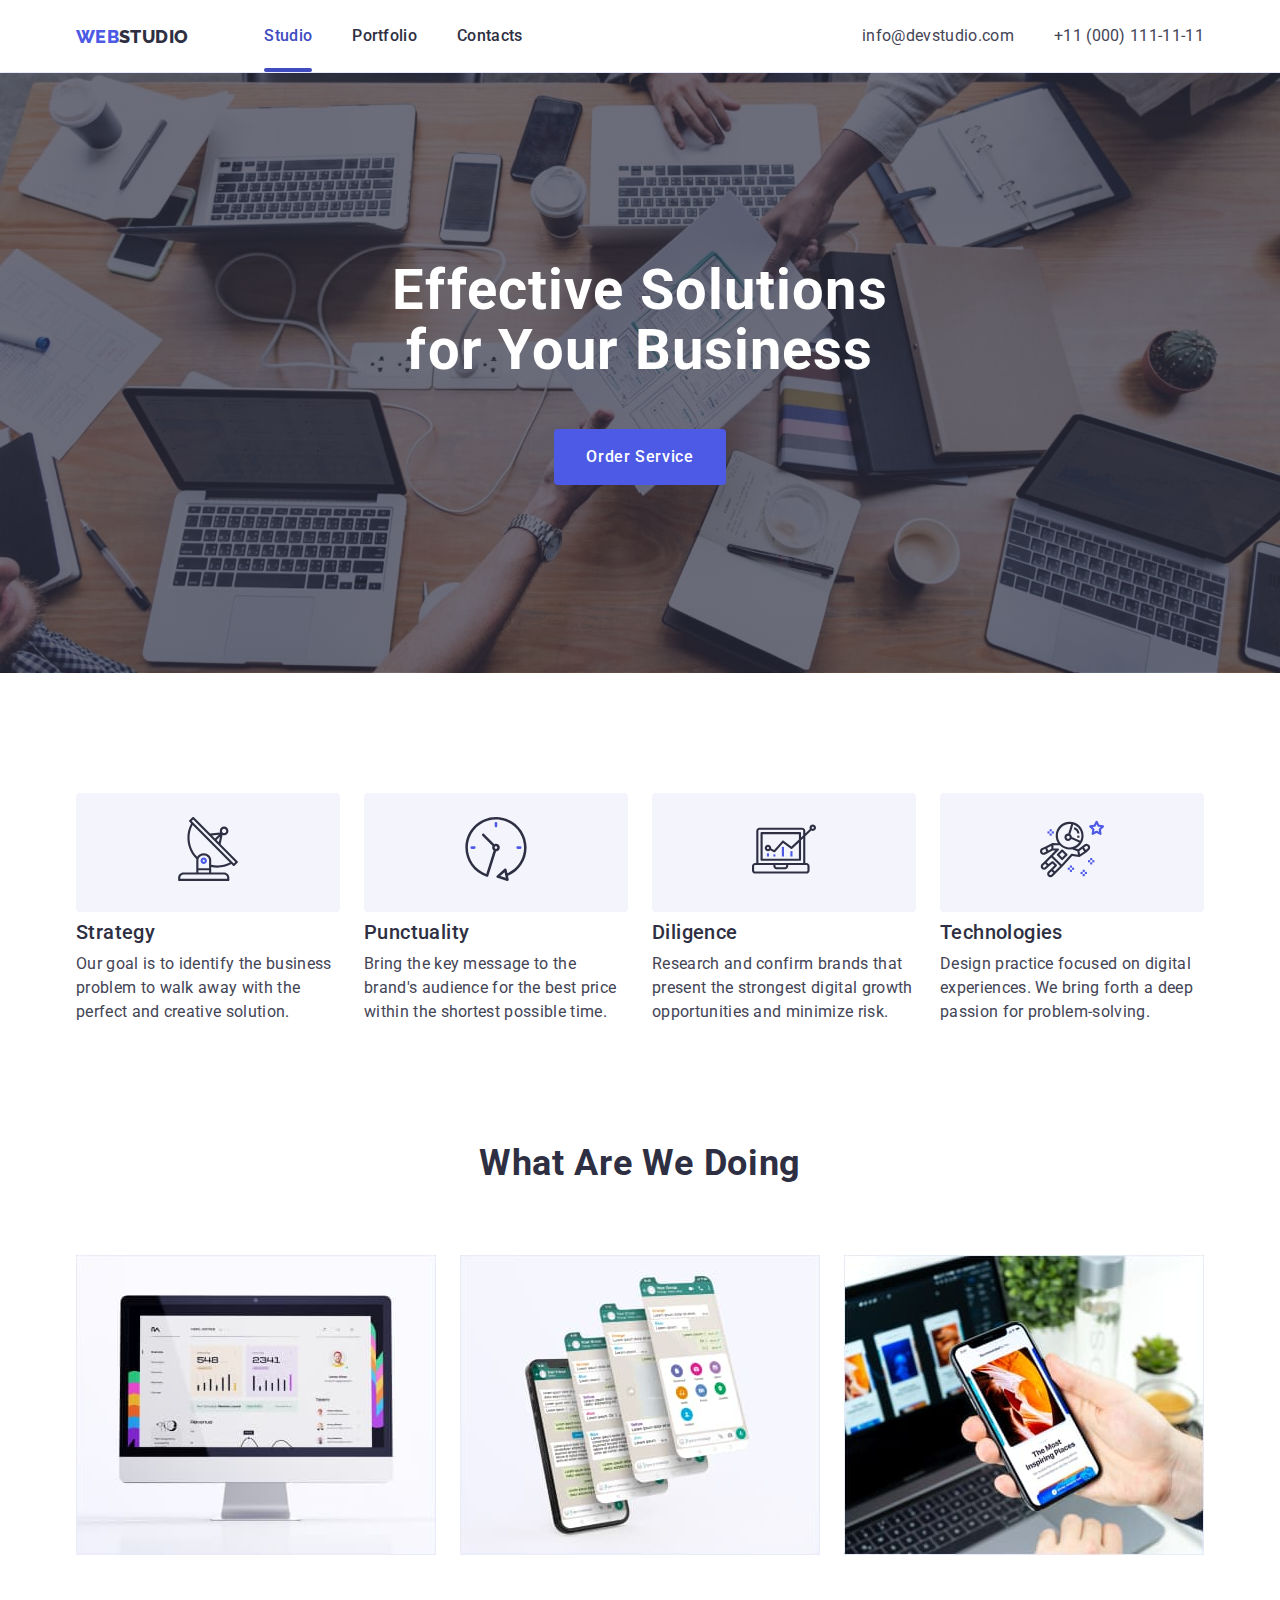
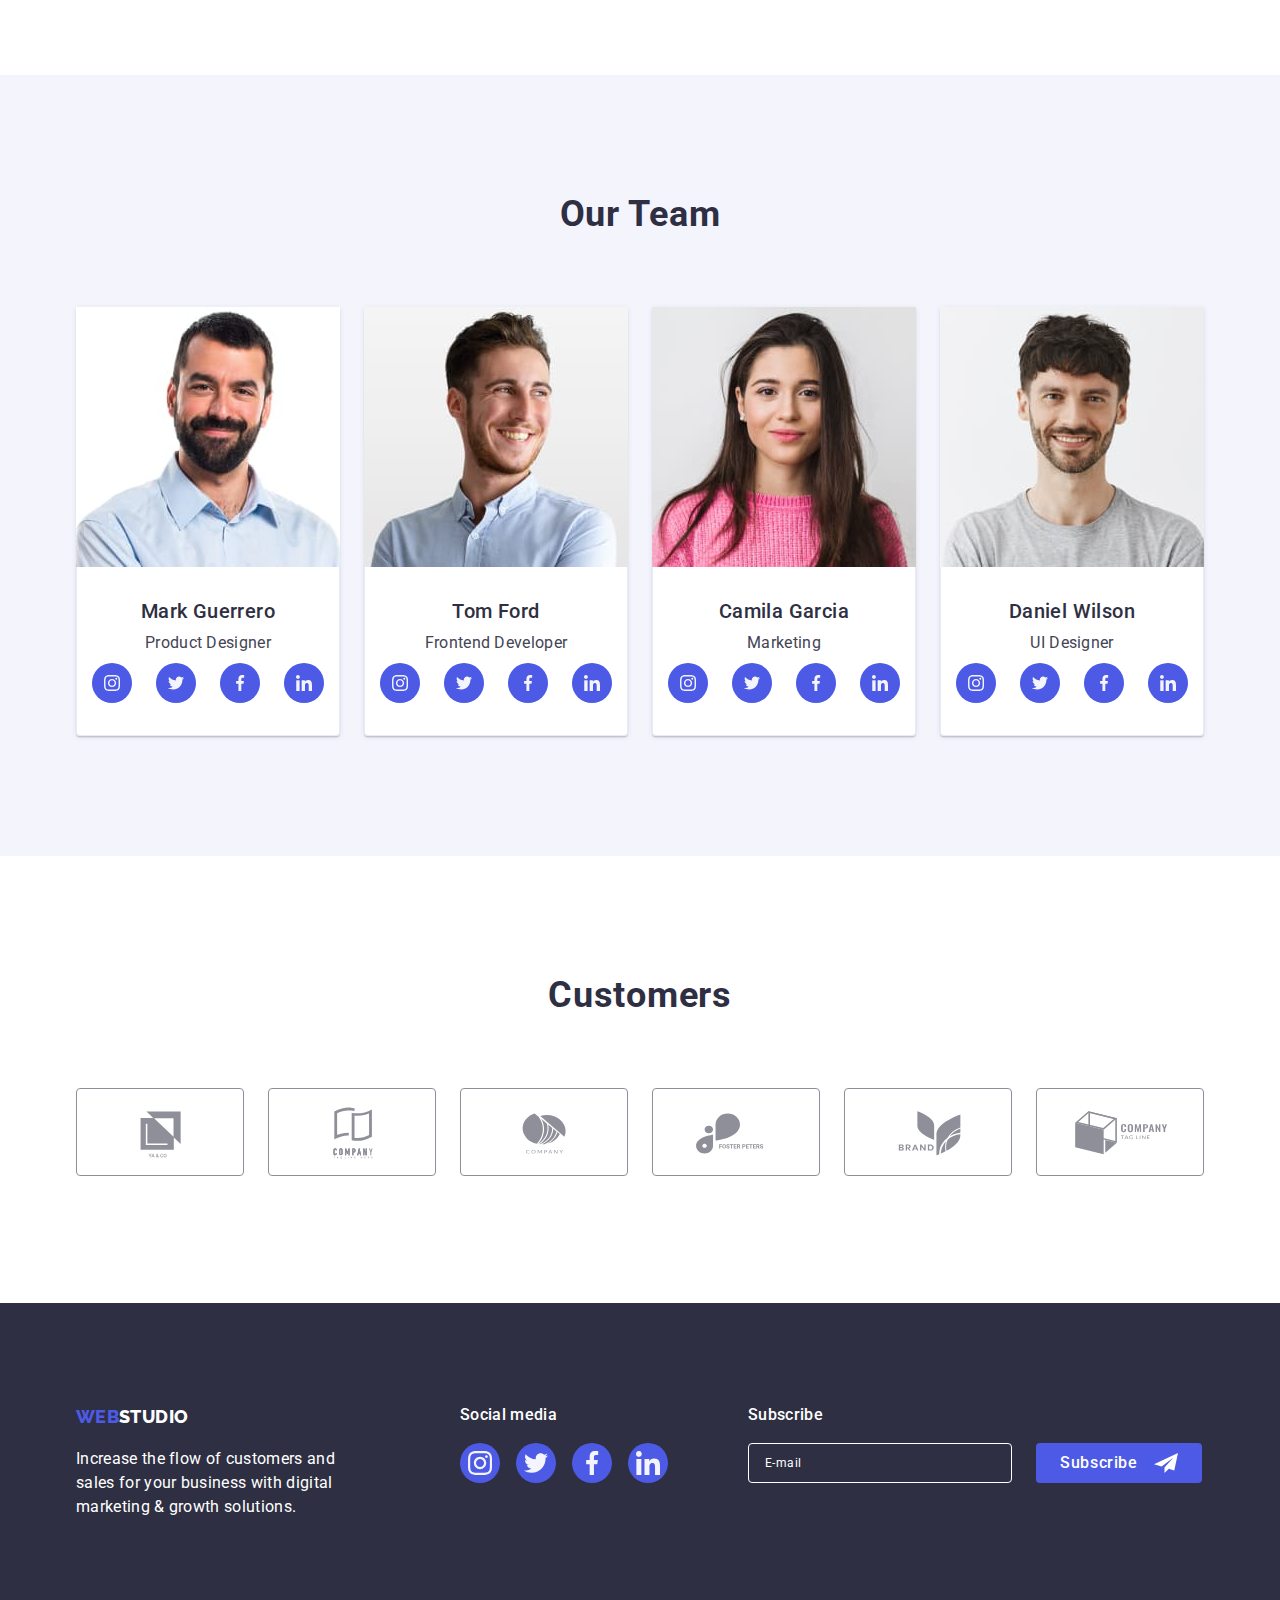
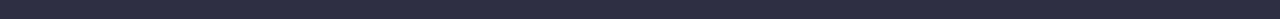
<file: index.html>
<!DOCTYPE html>
<html lang="en">
  <head>
    <meta charset="UTF-8" />
    <meta name="viewport" content="width=device-width, initial-scale=1.0" />
    <link
      rel="stylesheet"
      href="https://cdn.jsdelivr.net/npm/modern-normalize@2.0.0/modern-normalize.min.css"
    />
    <link rel="stylesheet" href="css/styles.css" />
    <link rel="preconnect" href="https://fonts.googleapis.com" />
    <link rel="preconnect" href="https://fonts.gstatic.com" crossorigin />
    <link
      href="https://fonts.googleapis.com/css2?family=Raleway:wght@800&family=Roboto:wght@400;500;700;900&display=swap"
      rel="stylesheet"
    />
    <title>Webstudio</title>
  </head>
  <body>
    <header class="page-header">
      <div class="container top-bar">
        <nav class="main-navigation">
          <a href="index.html" class="logo logo-top"
            ><span class="logo-web">WEB</span>STUDIO</a
          >
          <ul class="main-menu">
            <li class="main-menu-item isactive">
              <a href="index.html">Studio</a>
            </li>
            <li class="main-menu-item">
              <a href="portfolio.html">Portfolio</a>
            </li>
            <li class="main-menu-item"><a href="#">Contacts</a></li>
          </ul>
        </nav>
        <address class="top-bar-address">
          <ul class="contact-menu">
            <li><a href="mailto:info@devstudio.com">info@devstudio.com</a></li>
            <li><a href="tel:+110001111111">+11 (000) 111-11-11</a></li>
          </ul>
        </address>
      </div>
    </header>
    <main>
      <section class="hero">
        <div class="container">
          <h1 class="main-header">Effective Solutions for Your Business</h1>
          <button
            type="button"
            class="default-button active-button hero-button"
            data-modal-open
          >
            Order Service
          </button>
        </div>
      </section>
      <section class="section">
        <div class="container">
          <ul class="list">
            <li>
              <div class="icon-rectangle">
                <svg width="64" height="64" class="first-section-icon">
                  <use href="images/icons.svg#icon-antenna-1"></use>
                </svg>
              </div>
              <h3 class="card-header">Strategy</h3>
              <p>
                Our goal is to identify the business problem to walk away with
                the perfect and creative solution.
              </p>
            </li>
            <li>
              <div class="icon-rectangle">
                <svg width="64" height="64" class="first-section-icon">
                  <use href="images/icons.svg#icon-clock-1"></use>
                </svg>
              </div>
              <h3 class="card-header">Punctuality</h3>
              <p>
                Bring the key message to the brand's audience for the best price
                within the shortest possible time.
              </p>
            </li>
            <li>
              <div class="icon-rectangle">
                <svg width="64" height="64" class="first-section-icon">
                  <use href="images/icons.svg#icon-diagram-1"></use>
                </svg>
              </div>
              <h3 class="card-header">Diligence</h3>
              <p>
                Research and confirm brands that present the strongest digital
                growth opportunities and minimize risk.
              </p>
            </li>
            <li>
              <div class="icon-rectangle">
                <svg width="64" height="64" class="first-section-icon">
                  <use href="images/icons.svg#icon-astronaut-1"></use>
                </svg>
              </div>
              <h3 class="card-header">Technologies</h3>
              <p>
                Design practice focused on digital experiences. We bring forth a
                deep passion for problem-solving.
              </p>
            </li>
          </ul>
        </div>
      </section>
      <section class="section">
        <div class="container">
          <h2 class="section-header">What Are We Doing</h2>
          <ul class="list">
            <li>
              <img
                src="images/img-1.jpg"
                alt="computer displaying some software"
                width="360"
                height="300"
              />
            </li>
            <li>
              <img
                src="images/img-2.jpg"
                alt="smartphone with multiple app views"
                width="360"
                height="300"
              />
            </li>
            <li>
              <img
                src="images/img-3.jpg"
                alt="smartphone holded in hand with laptop in the background with the same app on screen"
                width="360"
                height="300"
              />
            </li>
          </ul>
        </div>
      </section>
      <section class="section team-section">
        <div class="container">
          <h2 class="section-header">Our Team</h2>
          <ul class="list">
            <li class="team-card">
              <img
                src="images/mark-guerrero.jpg"
                alt="man with beard wearing light blue shirt"
                width="264"
                height="260"
              />
              <div class="team-card-description">
                <h3 class="card-header">Mark Guerrero</h3>
                <p>Product Designer</p>
                <ul class="list">
                  <li>
                    <a href="#" class="social-link">
                      <svg width="16" height="16" class="social-icon">
                        <use href="images/icons.svg#icon-instagram"></use>
                      </svg>
                    </a>
                  </li>
                  <li>
                    <a href="#" class="social-link">
                      <svg width="16" height="16" class="social-icon">
                        <use href="images/icons.svg#icon-twitter"></use>
                      </svg>
                    </a>
                  </li>
                  <li>
                    <a href="#" class="social-link">
                      <svg width="16" height="16" class="social-icon">
                        <use href="images/icons.svg#icon-facebook"></use>
                      </svg>
                    </a>
                  </li>
                  <li>
                    <a href="#" class="social-link">
                      <svg width="16" height="16" class="social-icon">
                        <use href="images/icons.svg#icon-linkedin"></use>
                      </svg>
                    </a>
                  </li>
                </ul>
              </div>
            </li>
            <li class="team-card">
              <img
                src="images/tom-ford.jpg"
                alt="man wearing light blue shirt"
                width="264"
                height="260"
              />
              <div class="team-card-description">
                <h3 class="card-header">Tom Ford</h3>
                <p>Frontend Developer</p>
                <ul class="list">
                  <li>
                    <a href="#" class="social-link">
                      <svg width="16" height="16" class="social-icon">
                        <use href="images/icons.svg#icon-instagram"></use>
                      </svg>
                    </a>
                  </li>
                  <li>
                    <a href="#" class="social-link">
                      <svg width="16" height="16" class="social-icon">
                        <use href="images/icons.svg#icon-twitter"></use>
                      </svg>
                    </a>
                  </li>
                  <li>
                    <a href="#" class="social-link">
                      <svg width="16" height="16" class="social-icon">
                        <use href="images/icons.svg#icon-facebook"></use>
                      </svg>
                    </a>
                  </li>
                  <li>
                    <a href="#" class="social-link">
                      <svg width="16" height="16" class="social-icon">
                        <use href="images/icons.svg#icon-linkedin"></use>
                      </svg>
                    </a>
                  </li>
                </ul>
              </div>
            </li>
            <li class="team-card">
              <img
                src="images/camila-garcia.jpg"
                alt="woman with dark long hair wearing pink sweater"
                width="264"
                height="260"
              />
              <div class="team-card-description">
                <h3 class="card-header">Camila Garcia</h3>
                <p>Marketing</p>
                <ul class="list">
                  <li>
                    <a href="#" class="social-link">
                      <svg width="16" height="16" class="social-icon">
                        <use href="images/icons.svg#icon-instagram"></use>
                      </svg>
                    </a>
                  </li>
                  <li>
                    <a href="#" class="social-link">
                      <svg width="16" height="16" class="social-icon">
                        <use href="images/icons.svg#icon-twitter"></use>
                      </svg>
                    </a>
                  </li>
                  <li>
                    <a href="#" class="social-link">
                      <svg width="16" height="16" class="social-icon">
                        <use href="images/icons.svg#icon-facebook"></use>
                      </svg>
                    </a>
                  </li>
                  <li>
                    <a href="#" class="social-link">
                      <svg width="16" height="16" class="social-icon">
                        <use href="images/icons.svg#icon-linkedin"></use>
                      </svg>
                    </a>
                  </li>
                </ul>
              </div>
            </li>
            <li class="team-card">
              <img
                src="images/daniel-wilson.jpg"
                alt="man with beard wearing light grey t shirt"
                width="264"
                height="260"
              />
              <div class="team-card-description">
                <h3 class="card-header">Daniel Wilson</h3>
                <p>UI Designer</p>
                <ul class="list">
                  <li>
                    <a href="#" class="social-link">
                      <svg width="16" height="16" class="social-icon">
                        <use href="images/icons.svg#icon-instagram"></use>
                      </svg>
                    </a>
                  </li>
                  <li>
                    <a href="#" class="social-link">
                      <svg width="16" height="16" class="social-icon">
                        <use href="images/icons.svg#icon-twitter"></use>
                      </svg>
                    </a>
                  </li>
                  <li>
                    <a href="#" class="social-link">
                      <svg width="16" height="16" class="social-icon">
                        <use href="images/icons.svg#icon-facebook"></use>
                      </svg>
                    </a>
                  </li>
                  <li>
                    <a href="#" class="social-link">
                      <svg width="16" height="16" class="social-icon">
                        <use href="images/icons.svg#icon-linkedin"></use>
                      </svg>
                    </a>
                  </li>
                </ul>
              </div>
            </li>
          </ul>
        </div>
      </section>
      <section class="section">
        <div class="container">
          <h2 class="section-header">Customers</h2>
          <ul class="list">
            <li>
              <a href="#" class="client-link">
                <svg class="client-icon">
                  <use href="images/icons.svg#icon-client-1"></use>
                </svg>
              </a>
            </li>
            <li>
              <a href="#" class="client-link">
                <svg class="client-icon">
                  <use href="images/icons.svg#icon-client-2"></use>
                </svg>
              </a>
            </li>
            <li>
              <a href="#" class="client-link">
                <svg class="client-icon">
                  <use href="images/icons.svg#icon-client-3"></use>
                </svg>
              </a>
            </li>
            <li>
              <a href="#" class="client-link">
                <svg class="client-icon">
                  <use href="images/icons.svg#icon-client-4"></use>
                </svg>
              </a>
            </li>
            <li>
              <a href="#" class="client-link">
                <svg class="client-icon">
                  <use href="images/icons.svg#icon-client-5"></use>
                </svg>
              </a>
            </li>
            <li>
              <a href="#" class="client-link">
                <svg class="client-icon">
                  <use href="images/icons.svg#icon-client-6"></use>
                </svg>
              </a>
            </li>
          </ul>
        </div>
      </section>
    </main>
    <footer class="footer">
      <div class="container">
        <ul class="footer-items">
          <li>
            <a href="" class="logo logo-footer"
              ><span class="logo-web">WEB</span>STUDIO</a
            >
            <p>
              Increase the flow of customers and sales for your business with
              digital marketing & growth solutions.
            </p>
          </li>
          <li class="footer-socialmedia">
            <h3 class="footer-header">Social media</h3>
            <ul class="footer-socialmedia-list">
              <li>
                <a href="#" class="footer-social-link">
                  <svg width="24" height="24">
                    <use href="images/icons.svg#icon-instagram"></use>
                  </svg>
                </a>
              </li>
              <li>
                <a href="#" class="footer-social-link">
                  <svg width="24" height="24">
                    <use href="images/icons.svg#icon-twitter"></use>
                  </svg>
                </a>
              </li>
              <li>
                <a href="#" class="footer-social-link">
                  <svg width="24" height="24">
                    <use href="images/icons.svg#icon-facebook"></use>
                  </svg>
                </a>
              </li>
              <li>
                <a href="#" class="footer-social-link">
                  <svg width="24" height="24">
                    <use href="images/icons.svg#icon-linkedin"></use>
                  </svg>
                </a>
              </li>
            </ul>
          </li>
          <li class="footer-form">
            <form>
              <label form="footer-email" class="footer-header">Subscribe</label>
              <div class="footer-form-wrapper">
                <input
                  type="email"
                  id="footer-email"
                  name="footer-email"
                  placeholder="E-mail"
                  required
                />
                <button type="submit" class="default-button footer-button">
                  <span>Subscribe</span>
                  <svg width="24" height="24">
                    <use href="images/icons.svg#icon-plane"></use>
                  </svg>
                </button>
              </div>
            </form>
          </li>
        </ul>
      </div>
    </footer>
    <div class="backdrop is-hidden" data-modal>
      <div class="modal">
        <button type="button" class="button-close" data-modal-close>
          <svg class="icon-close" width="8" height="8">
            <use href="images/icons.svg#icon-close"></use>
          </svg>
        </button>
        <h2 class="modal-header">
          Leave your contacts and we will call you back
        </h2>
        <form>
          <div class="modal-form">
            <div class="modal-form-item">
              <label for="client-name" class="modal-form-label">Name</label>
              <div class="input-wrapper">
                <input
                  type="text"
                  id="client-name"
                  name="client-name"
                  required
                />
                <svg class="input-icon" width="18" height="18">
                  <use href="images/icons.svg#icon-person"></use>
                </svg>
              </div>
            </div>
            <div class="modal-form-item">
              <label for="client-phone" class="modal-form-label">Phone</label>
              <div class="input-wrapper">
                <input
                  type="text"
                  pattern="[0-9]+"
                  id="client-phone"
                  name="client-phone"
                  class="phone-number"
                  required
                />
                <svg class="input-icon" width="18" height="18">
                  <use href="images/icons.svg#icon-phone"></use>
                </svg>
              </div>
            </div>
            <div class="modal-form-item">
              <label for="client-email" class="modal-form-label">Email</label>
              <div class="input-wrapper">
                <input
                  type="email"
                  id="client-email"
                  name="client-email"
                  required
                />
                <svg class="input-icon" width="18" height="18">
                  <use href="images/icons.svg#icon-email"></use>
                </svg>
              </div>
            </div>
            <div class="modal-form-item">
              <label for="client-comment" class="modal-form-label"
                >Comment</label
              >
              <textarea
                class="modal-textarea"
                placeholder="Text input"
              ></textarea>
            </div>
          </div>
          <label for="consent" class="modal-form-label consent-label">
            <input
              type="checkbox"
              class="is-hidden consent-checkbox"
              id="consent"
              name="consent"
              value="1"
              required
            />
            <span class="fake-checkbox">
              <svg width="14" height="14">
                <use href="images/icons.svg#icon-checkbox"></use>
              </svg>
            </span>
            <span>
              I accept the terms and conditions of the
              <a href="#">Privacy Policy</a>
            </span>
          </label>
          <div class="modal-btn-container">
            <button
              type="submit"
              class="default-button active-button hero-button"
            >
              Send
            </button>
          </div>
        </form>
      </div>
    </div>
    <script src="./js/modal.js"></script>
  </body>
</html>
</file>
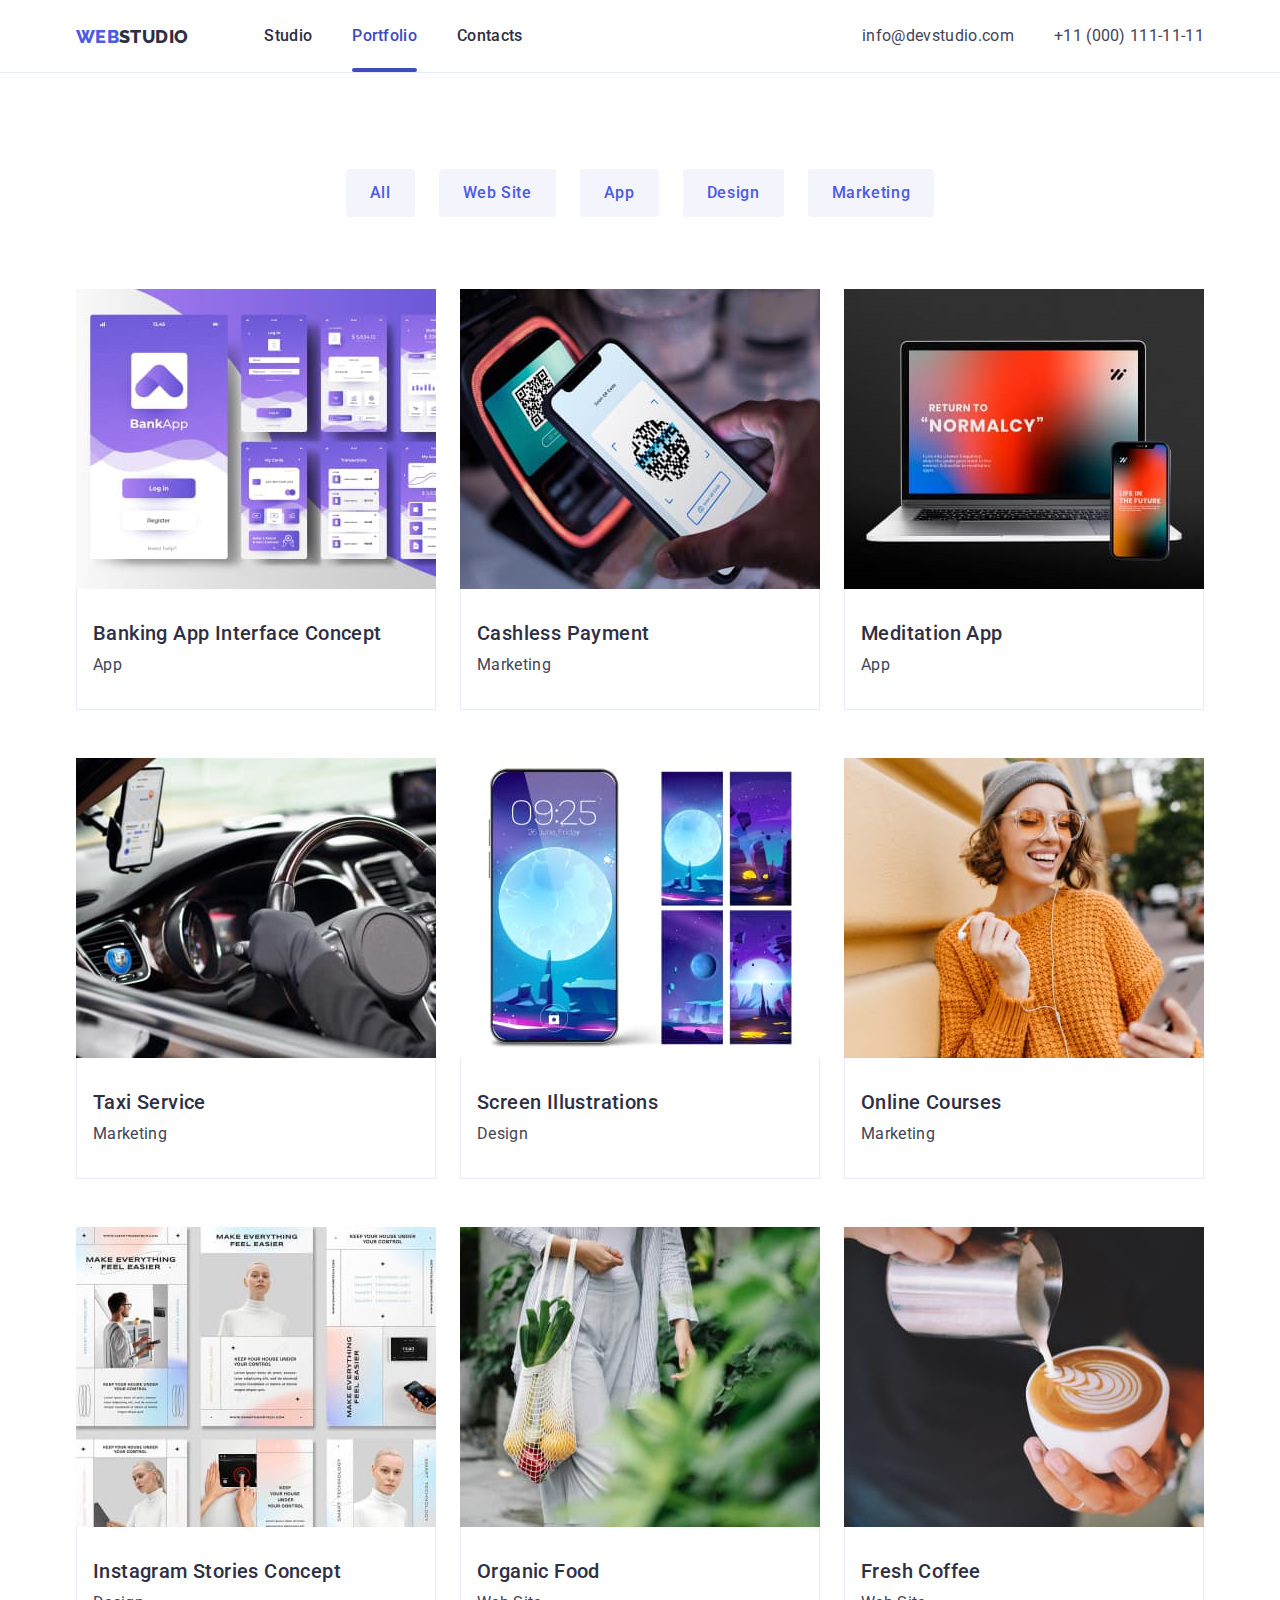
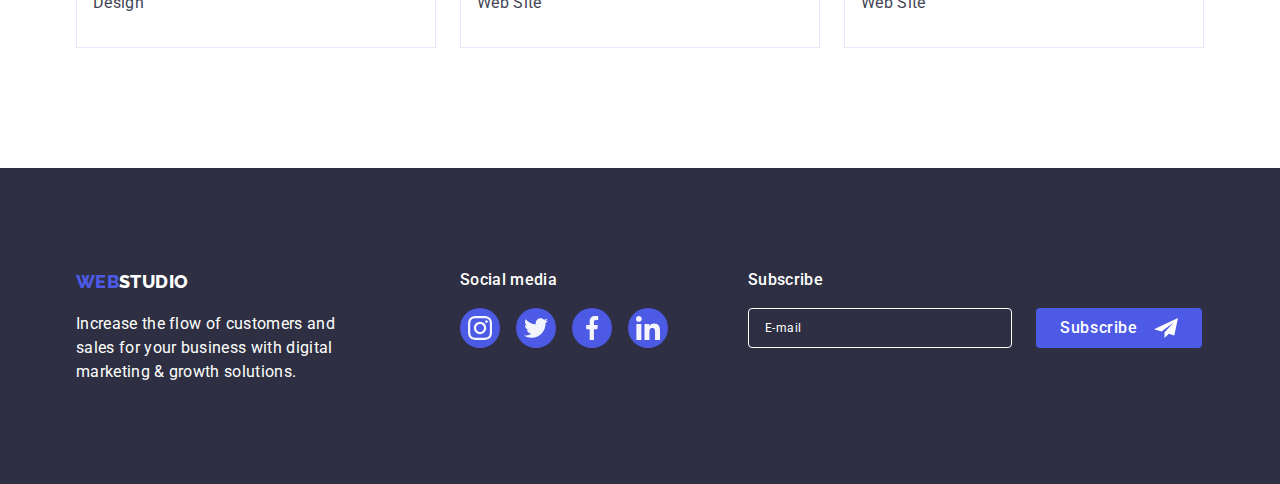
<file: portfolio.html>
<!DOCTYPE html>
<html lang="en">
  <head>
    <meta charset="UTF-8" />
    <meta name="viewport" content="width=device-width, initial-scale=1.0" />
    <link
      rel="stylesheet"
      href="https://cdn.jsdelivr.net/npm/modern-normalize@2.0.0/modern-normalize.min.css"
    />
    <link rel="stylesheet" href="css/styles.css" />
    <link rel="preconnect" href="https://fonts.googleapis.com" />
    <link rel="preconnect" href="https://fonts.gstatic.com" crossorigin />
    <link
      href="https://fonts.googleapis.com/css2?family=Raleway:wght@800&family=Roboto:wght@400;500;700;900&display=swap"
      rel="stylesheet"
    />
    <title>Webstudio</title>
  </head>
  <body>
    <header class="page-header">
      <div class="container top-bar">
        <nav class="main-navigation">
          <a href="index.html" class="logo logo-top"
            ><span class="logo-web">WEB</span>STUDIO</a
          >
          <ul class="main-menu">
            <li class="main-menu-item">
              <a href="index.html">Studio</a>
            </li>
            <li class="main-menu-item isactive">
              <a href="portfolio.html">Portfolio</a>
            </li>
            <li class="main-menu-item"><a href="#">Contacts</a></li>
          </ul>
        </nav>
        <address class="top-bar-address">
          <ul class="contact-menu">
            <li><a href="mailto:info@devstudio.com">info@devstudio.com</a></li>
            <li><a href="tel:+110001111111">+11 (000) 111-11-11</a></li>
          </ul>
        </address>
      </div>
    </header>
    <main>
      <section class="section portfolio-section">
        <div class="container">
          <h1 class="visually-hidden">Effective Solutions for Your Business</h1>
          <ul class="filter-menu">
            <li>
              <button type="button" class="default-button portfolio-button">
                All
              </button>
            </li>
            <li>
              <button type="button" class="default-button portfolio-button">
                Web Site
              </button>
            </li>
            <li>
              <button type="button" class="default-button portfolio-button">
                App
              </button>
            </li>
            <li>
              <button type="button" class="default-button portfolio-button">
                Design
              </button>
            </li>
            <li>
              <button type="button" class="default-button portfolio-button">
                Marketing
              </button>
            </li>
          </ul>
          <ul class="portfolio-card-set">
            <li class="portfolio-item">
              <div class="overlay-box">
                <img
                  src="images/project-img-01.jpg"
                  alt="The design of the app interface in shades of purple"
                  width="360"
                  height="300"
                />
                <div class="portfolio-overlay">
                  <p>
                    14 Stylish and User-Friendly App Design Concepts · Task
                    Manager App · Calorie Tracker App · Exotic Fruit Ecommerce
                    App · Cloud Storage App Cashless Payment Marketing
                  </p>
                </div>
              </div>
              <div class="portfolio-card-description">
                <h2 class="card-header">Banking App Interface Concept</h2>
                <p>App</p>
              </div>
            </li>
            <li class="portfolio-item">
              <div class="overlay-box">
                <img
                  src="images/project-img-02.jpg"
                  alt="QR code scanned with a smartphone"
                  width="360"
                  height="300"
                />
                <div class="portfolio-overlay">
                  <p>
                    14 Stylish and User-Friendly App Design Concepts · Task
                    Manager App · Calorie Tracker App · Exotic Fruit Ecommerce
                    App · Cloud Storage App Cashless Payment Marketing
                  </p>
                </div>
              </div>
              <div class="portfolio-card-description">
                <h2 class="card-header">Cashless Payment</h2>
                <p>Marketing</p>
              </div>
            </li>
            <li class="portfolio-item">
              <div class="overlay-box">
                <img
                  src="images/project-img-03.jpg"
                  alt="The same app displayed on laptop and smartphone"
                  width="360"
                  height="300"
                />
                <div class="portfolio-overlay">
                  <p>
                    14 Stylish and User-Friendly App Design Concepts · Task
                    Manager App · Calorie Tracker App · Exotic Fruit Ecommerce
                    App · Cloud Storage App Cashless Payment Marketing
                  </p>
                </div>
              </div>
              <div class="portfolio-card-description">
                <h2 class="card-header">Meditation App</h2>
                <p>App</p>
              </div>
            </li>
            <li class="portfolio-item">
              <div class="overlay-box">
                <img
                  src="images/project-img-04.jpg"
                  alt="Taxi app displayed on a smartphone mounted in the car"
                  width="360"
                  height="300"
                />
                <div class="portfolio-overlay">
                  <p>
                    14 Stylish and User-Friendly App Design Concepts · Task
                    Manager App · Calorie Tracker App · Exotic Fruit Ecommerce
                    App · Cloud Storage App Cashless Payment Marketing
                  </p>
                </div>
              </div>
              <div class="portfolio-card-description">
                <h2 class="card-header">Taxi Service</h2>
                <p>Marketing</p>
              </div>
            </li>
            <li class="portfolio-item">
              <div class="overlay-box">
                <img
                  src="images/project-img-05.jpg"
                  alt="Moon theme mobile app screen illustrations"
                  width="360"
                  height="300"
                />
                <div class="portfolio-overlay">
                  <p>
                    14 Stylish and User-Friendly App Design Concepts · Task
                    Manager App · Calorie Tracker App · Exotic Fruit Ecommerce
                    App · Cloud Storage App Cashless Payment Marketing
                  </p>
                </div>
              </div>
              <div class="portfolio-card-description">
                <h2 class="card-header">Screen Illustrations</h2>
                <p>Design</p>
              </div>
            </li>
            <li class="portfolio-item">
              <div class="overlay-box">
                <img
                  src="images/project-img-06.jpg"
                  alt="Smiling woman in glasses looks at the smartphone screen"
                  width="360"
                  height="300"
                />
                <div class="portfolio-overlay">
                  <p>
                    14 Stylish and User-Friendly App Design Concepts · Task
                    Manager App · Calorie Tracker App · Exotic Fruit Ecommerce
                    App · Cloud Storage App Cashless Payment Marketing
                  </p>
                </div>
              </div>
              <div class="portfolio-card-description">
                <h2 class="card-header">Online Courses</h2>
                <p>Marketing</p>
              </div>
            </li>
            <li class="portfolio-item">
              <div class="overlay-box">
                <img
                  src="images/project-img-07.jpg"
                  alt="Some intagram stories concepts"
                  width="360"
                  height="300"
                />
                <div class="portfolio-overlay">
                  <p>
                    14 Stylish and User-Friendly App Design Concepts · Task
                    Manager App · Calorie Tracker App · Exotic Fruit Ecommerce
                    App · Cloud Storage App Cashless Payment Marketing
                  </p>
                </div>
              </div>
              <div class="portfolio-card-description">
                <h2 class="card-header">Instagram Stories Concept</h2>
                <p>Design</p>
              </div>
            </li>
            <li class="portfolio-item">
              <div class="overlay-box">
                <img
                  src="images/project-img-08.jpg"
                  alt="Woman with vegetables in a shopping bag"
                  width="360"
                  height="300"
                />
                <div class="portfolio-overlay">
                  <p>
                    14 Stylish and User-Friendly App Design Concepts · Task
                    Manager App · Calorie Tracker App · Exotic Fruit Ecommerce
                    App · Cloud Storage App Cashless Payment Marketing
                  </p>
                </div>
              </div>
              <div class="portfolio-card-description">
                <h2 class="card-header">Organic Food</h2>
                <p>Web Site</p>
              </div>
            </li>
            <li class="portfolio-item">
              <div class="overlay-box">
                <img
                  src="images/project-img-09.jpg"
                  alt="barista makes a pattern on a cup of coffee"
                  width="360"
                  height="300"
                />
                <div class="portfolio-overlay">
                  <p>
                    14 Stylish and User-Friendly App Design Concepts · Task
                    Manager App · Calorie Tracker App · Exotic Fruit Ecommerce
                    App · Cloud Storage App Cashless Payment Marketing
                  </p>
                </div>
              </div>
              <div class="portfolio-card-description">
                <h2 class="card-header">Fresh Coffee</h2>
                <p>Web Site</p>
              </div>
            </li>
          </ul>
        </div>
      </section>
    </main>
    <footer class="footer">
      <div class="container">
        <ul class="footer-items">
          <li>
            <a href="" class="logo logo-footer"
              ><span class="logo-web">WEB</span>STUDIO</a
            >
            <p>
              Increase the flow of customers and sales for your business with
              digital marketing & growth solutions.
            </p>
          </li>
          <li class="footer-socialmedia">
            <h3 class="footer-header">Social media</h3>
            <ul class="footer-socialmedia-list">
              <li>
                <a href="#" class="footer-social-link">
                  <svg width="24" height="24">
                    <use href="images/icons.svg#icon-instagram"></use>
                  </svg>
                </a>
              </li>
              <li>
                <a href="#" class="footer-social-link">
                  <svg width="24" height="24">
                    <use href="images/icons.svg#icon-twitter"></use>
                  </svg>
                </a>
              </li>
              <li>
                <a href="#" class="footer-social-link">
                  <svg width="24" height="24">
                    <use href="images/icons.svg#icon-facebook"></use>
                  </svg>
                </a>
              </li>
              <li>
                <a href="#" class="footer-social-link">
                  <svg width="24" height="24">
                    <use href="images/icons.svg#icon-linkedin"></use>
                  </svg>
                </a>
              </li>
            </ul>
          </li>
          <li class="footer-form">
            <form>
              <label form="footer-email" class="footer-header">Subscribe</label>
              <div class="footer-form-wrapper">
                <input
                  type="email"
                  id="footer-email"
                  name="footer-email"
                  placeholder="E-mail"
                />
                <button type="submit" class="default-button footer-button">
                  <span>Subscribe</span>
                  <svg width="24" height="24">
                    <use href="images/icons.svg#icon-plane"></use>
                  </svg>
                </button>
              </div>
            </form>
          </li>
        </ul>
      </div>
    </footer>
  </body>
</html>
</file>
<file: css/styles.css>
:root {
    --brand-color: #4d5ae5;
    --pressed-state-color: #404bbf;
    --dark-color: #2e2f42;
    --success-color: #31d0aa;
    --text-color: #434455;
    --subtle-text-color: #8e8f99;
    --accent-color: #e7e9fc;
    --light-color: #f4f4fd;
    --modal-background-color: #fcfcfc;
    --white-color: #fff;
    --default-time: 250ms;
    --default-timing-function: cubic-bezier(0.4, 0, 0.2, 1);
    --transition: var(--default-timing-function) var( --default-time);
}

body {
    font-family: 'Roboto', sans-serif;
    color: var(--text-color);
    font-size: 16px;
    line-height: 1.5;
    letter-spacing: 0.32px;
    margin: 0;
}

/* RESET */

h1,
h2,
h3,
h4,
h5,
h6,
p {
    margin: 0;
}

img {
    display: block;
    max-width: 100%;
    height: auto;
}


ul {
    list-style: none;
    margin: 0;
    padding: 0;
}

/* HIDDEN */

.visually-hidden:not(:focus):not(:active) {
    clip: rect(0 0 0 0);
    clip-path: inset(100%);
    height: 1px;
    overflow: hidden;
    position: absolute;
    white-space: nowrap;
    width: 1px;
}

.is-hidden {
    opacity: 0;
    pointer-events: none;
    transition: opacity var(--transition);
}

/* containers and sections */

.container {
    width: 1158px;
    margin-inline: auto;
    padding: 0 15px;
}

.section {
    padding: 120px 0px;
}

main>.section:nth-child(3) {
    padding-top: 0;
}

/* top bar */

.page-header {
    border-bottom: 1px solid var(--accent-color);
}

.top-bar {
    display: flex;
    align-items: center;
}

.main-navigation {
   display: flex;
   justify-content: flex-start;
   align-items: center;
}


.logo {
    text-decoration: none;
    font-family: 'Raleway', sans-serif;
    font-weight: 800;
    font-size: 18px;
    letter-spacing: 0.36px;
    line-height: 1.5;    
}

.logo-top {
    color: var(--dark-color);
    margin-right: 76px;
}

.logo-web {
    color: var(--brand-color);
}

.main-menu {
    display: flex;
    align-content: flex-start;
    align-items: center;
    gap: 40px;
    padding: 24px 0px;
}

.main-menu-item a {
    color: var(--dark-color);
    text-decoration: none;
    font-weight: 500;
    font-size: 16px;
    line-height: 1.5;
    letter-spacing: 0.32px;
}

.main-menu-item a:hover {
    color: var(--pressed-state-color);
    transition: color var(--transition);
}

.isactive a{
    position: relative;
    display: flex;
    color: var(--pressed-state-color);
}

.isactive a::after {
    position: absolute;
    content: "";
    bottom: -24px;
    width: 100%;
    height: 4px;
    background-color: var(--pressed-state-color);
    border-radius: 2px;
}

.top-bar-address {
    margin-left: auto;
}

.contact-menu {
    display: flex;
    align-content: flex-start;
    align-items: center;
    gap: 40px;
}

.contact-menu a {
    color: var(--text-color);
    text-decoration: none;
    font-style: normal;
}

.contact-menu a:hover {
    color: var(--pressed-state-color);
    transition: color var(--transition);
}

/* hero section */

.hero {
    background-image:linear-gradient(rgba(46, 47, 66, 0.7),
            rgba(46, 47, 66, 0.7)), url(../images/hero-image.jpg);
    text-align: center;
    padding: 188px 0;
    max-width: 1440px;
    background-repeat: no-repeat;
    background-position: center;
    margin: 0 auto;
}

.main-header {
    color: var(--white-color);
    font-weight: 700;
    font-size: 56px;
    letter-spacing: 1.12px;
    line-height: 1.07;
    width: 496px;
    text-align: center;
    margin: 0 auto;
    margin-bottom: 48px;
}

/* btns */

.hero-button {
    padding: 16px 32px;
}

.default-button {
    cursor: pointer;
    border: none;
    border-radius: 4px;
    font-weight: 500; 
    font-size: 16px;
    line-height: 1.5;
    font-family: inherit;
    letter-spacing: 0.64px;
    color: var(--brand-color);
    background-color: var(--light-color);
}

.default-button:hover {
    color: var(--white-color);
    background-color: var(--pressed-state-color);
    transition: color, background-color var(--transition);
    box-shadow: 0px 2px 2px 0px rgba(0, 0, 0, 0.12), 0px 2px 1px 0px rgba(0, 0, 0, 0.08), 0px 3px 1px 0px rgba(0, 0, 0, 0.10);
}

.active-button {
    color: var(--white-color);
    background-color: var(--brand-color);
}

/* sections style */

.list {
    display: flex;
    justify-content: center;
    gap: 24px;
}

.team-section {
    background-color: var(--light-color);
}

.section-header {
    color: var(--dark-color);
    font-weight: 700;
    font-size: 36px;
    letter-spacing: 0.72px;
    line-height: 1.1;
    text-align: center;
    margin-bottom: 72px;
}

/* first section icons */

.icon-rectangle {
    background-color: var(--light-color);
    border-radius: 4px;
    margin-bottom: 8px;
}

.first-section-icon {
    margin: 24px 100px;
}

/* team section */

.team-card {
    border-radius: 0px 0px 4px 4px;
    box-shadow: 0px 2px 1px 0px rgba(46, 47, 66, 0.08), 0px 1px 1px 0px rgba(46, 47, 66, 0.16), 0px 1px 6px 0px rgba(46, 47, 66, 0.08);
}

.card-header {
    color: var(--dark-color);
    font-weight: 500;
    font-size: 20px;
    letter-spacing: 0.4px;
    line-height: 1.2;
    margin-bottom: 8px;
}

.team-card-description {
    background-color: var(--white-color);
    padding: 32px 0px;
    border-radius: 0px 0px 4px 4px;
    border-bottom: 1px solid var(--accent-color);
    border-left: 1px solid var(--accent-color);
    border-right: 1px solid var(--accent-color);
}

.team-card-description>h3, 
.team-card-description>p {
    text-align: center;
}

.team-card-description>p {
    margin-bottom: 8px;
}

.social-link {
    width: 40px;
    height: 40px;
    display: flex;
    justify-content: center;
    align-items: center;
    border-radius: 50%;
    background-color: var(--brand-color);
}

.social-link:hover,
.social-link:focus {
    background-color: var(--pressed-state-color);
    transition: background-color var(--transition);
}

/* customers section */


.client-link {
    color: var(--subtle-text-color);
}

.client-link:hover,
.client-link:focus {
    color: var(--pressed-state-color);
    transition: color var(--transition);
}



.client-icon {
    width: 168px;
    height: 88px;
    fill: currentColor;
    border: 1px solid currentColor;
    border-radius: 4px;
}

/* footer */

.footer {
    color: var(--white-color);
    background-color: var(--dark-color);
    padding: 100px 0;
}

.footer p {
    width: 264px;
}

.footer-items {
    display: flex;
}

.logo-footer {
    color: var(--white-color);
    margin-bottom: 17.5px;
    display: block;
}

.footer-socialmedia {
    margin-left: 120px;
}

.footer-header {
    font-size: 16px;
    font-style: normal;
    font-weight: 500;
    margin-bottom: 16px;
}

.footer-socialmedia-list {
    display: flex;
    gap: 16px;
}

.footer-social-link {
    width: 40px;
    height: 40px;
    display: flex;
    justify-content: center;
    align-items: center;
    background-color: var(--brand-color);
    border-radius: 50%;
}

.footer-social-link:hover,
.footer-social-link:focus {
    background-color: var(--success-color);
    transition: background-color var(--transition);
}

.footer-form {
    margin-left: 80px;
}

.footer-form-wrapper {
    display: flex;
    gap: 24px;
    margin-top: 16px;
}

.footer-form input {
    width: 264px;
    height: 40px;
    color: var(--white-color);
    font-family: Roboto;
    font-size: 12px;
    font-style: normal;
    font-weight: 400;
    line-height: 2;
    letter-spacing: 0.48px;
    padding-left: 16px;
    border: 1px solid var(--white-color);
    border-radius: 4px;
    background-color: inherit;
    position: relative;
}

.footer-form input:focus-within {
    outline: none;
}

.footer-form input::placeholder {
    color: var(--white-color);
    font-family: Roboto;
    font-size: 12px;
    font-style: normal;
    font-weight: 400;
    line-height: 2;
    letter-spacing: 0.48px;
    position: absolute;
    left: 16px;
    top: 12px;
}

.footer-button {
    color: var(--white-color);
    background-color: var(--brand-color);
    padding: 8px 24px;
    display: flex;
    gap: 16px;
}

/* portfolio subpage */

.filter-menu {
    margin-bottom: 72px;
    display: flex;
    justify-content: center;
    align-items: center;
    gap: 24px;
}

.portfolio-section {
    padding-top: 96px;
}

.portfolio-button {
    padding: 12px 24px;
}

.portfolio-card-set {
    display: flex;
    flex-wrap: wrap;
    gap: 48px 24px;
}

.portfolio-item {
    flex-basis: calc((100% - 48px) / 3); 
    cursor: pointer;
}

.portfolio-item:hover,
.portfolio-item:focus {
    box-shadow: 0px 2px 1px 0px rgba(46, 47, 66, 0.08), 0px 1px 1px 0px rgba(46, 47, 66, 0.16), 0px 1px 6px 0px rgba(46, 47, 66, 0.08);
    transition: color var(--transition);
}

.portfolio-card {
    display: flex;
    flex-direction: column;
}

.portfolio-card-description {
    padding: 32px 16px;
    border-bottom: 1px solid var(--accent-color);
    border-left: 1px solid var(--accent-color);
    border-right: 1px solid var(--accent-color);
}

.overlay-box {
    position: relative;
    overflow: hidden;
}

.portfolio-overlay {
    position: absolute;
    top: 0;
    left: 0;
    width: 100%;
    height: 100%;
    background-color: rgba(77, 90, 229, 0.9);
    transform: translatey(100%);
    transition-duration: var(--default-time);
    transition-timing-function: var(--default-timing-function);
}

.portfolio-overlay p {
    margin: 40px 32px;
    color: var(--light-color);
    font-style: normal;
    font-weight: 400;
}

.portfolio-item:hover .portfolio-overlay {
    transform: translatey(0);
}

/* modal style */

.backdrop {
    position: fixed;
    top: 0;
    left: 0;
    width: 100%;
    height: 100%;
    z-index: 2;
    background-color: rgba(0, 0, 0, 0.2);
    transition: opacity 400ms;
}

.modal {
    position: absolute;
    top: 50%;
    left: 50%;
    transform: translate(-50%, -50%);
    width: 408px;
    height: 584px;
    background-color: var(--modal-background-color);
    box-shadow: 0px 1px 3px rgba(0, 0, 0, 0.12), 0px 1px 1px rgba(0, 0, 0, 0.14),
        0px 2px 1px rgba(0, 0, 0, 0.2);
    border-radius: 4px;
    padding: 0px 24px;
}

.button-close {
    position: absolute;
    top: 24px;
    right: 24px;
    width: 24px;
    height: 24px;
    display: flex;
    align-items: center;
    justify-items: center;
    background-color: #e7e9fc;
    border: 1px solid rgba(0, 0, 0, 0.1);
    border-radius: 50%;
}

.button-close svg {
    position: relative;
}

.icon-close {
    margin: 0 auto;
}

.modal-header {
    font-size: 16px;
    font-style: normal;
    font-weight: 500;
    line-height: 1.5;
    letter-spacing: 0.32px;
    margin-top: 72px;
    margin-bottom: 16px;
    text-align: center;
}

/* modal form styles */

.modal-form {
    display: flex;
    flex-direction: column;
} 

.modal-form-item {
    display: flex;
    flex-direction: column;
    gap: 4px;
    margin-bottom: 8px;
}

.input-wrapper {
    position: relative;
    display: flex;
    color: var(--dark-color);
}

.modal-form input:not([type="checkbox"]) {
    border: 1px solid rgba(46, 47, 66, 0.40);
    border-radius: 4px;
    padding-block: 8px;
    padding-inline-start: 38px;
    flex-grow: 1;
    transition: border-color var(--transition);
}

.modal-form input:focus-within {
    border-color: var(--brand-color);
    outline: none;
}

.input-icon {
    position: absolute;
    top: 50%;
    translate: 0 -50% 0;
    left: 16px;
    fill: currentColor;
}

.input-wrapper:focus-within .input-icon {
    fill: var(--brand-color);
    transition: fill var(--transition);
}

.modal-form-label {
    color: var(--subtle-text-color);
    font-size: 12px;
    font-style: normal;
    font-weight: 400;
    line-height: 1.16;
    letter-spacing: 0.48px;
    margin: 0;
}

.modal-textarea {
    width: 100%;
    height: 120px;
    resize: none;
    font-size: 12px;
    font-style: normal;
    font-weight: 400;
    line-height: 1.16;
    letter-spacing: 0.48px;
    border: 1px solid rgba(46, 47, 66, 0.40);
    border-radius: 4px;
    margin-bottom: 16px;
    padding-top: 8px;
    padding-left: 16px;
    position: relative;
}

.modal-textarea:focus-within {
    outline: none;
    border-color: var(--brand-color);
    transition: border-color var(--transition);
}

.modal-textarea::placeholder {
    font-family: Roboto;
    font-size: 12px;
    font-style: normal;
    font-weight: 400;
    line-height: 1.16;
    letter-spacing: 0.48px;
    position: absolute;
    top: 8px;
    left: 16px;
}

.consent-checkbox {
    width: 16px;
    position: absolute;
}

.consent-label {
    margin: 0;
    display: flex;
    align-items: center;
    position: relative;
}

.modal-btn-container {
    text-align: center;
    margin-block: 24px;
}

.checkbox-wrapper {
   margin-top: 16px; 
}

.fake-checkbox {
    width: 16px;
    height: 16px;
    margin-right: 8px;
    border: 1px solid rgba(46, 47, 66, 0.40);
    background-color: var(--light-color);
    border-radius: 2px;
    position: relative;
    transition: background-color var(--transition), border-color var(--transition);
}

.fake-checkbox svg {
    position: absolute;
    top: 0;
    left: 0;
}

.consent-checkbox:checked + .fake-checkbox  {
    background-color:  var(--brand-color);
    border-color: var(--brand-color);
}
</file>
